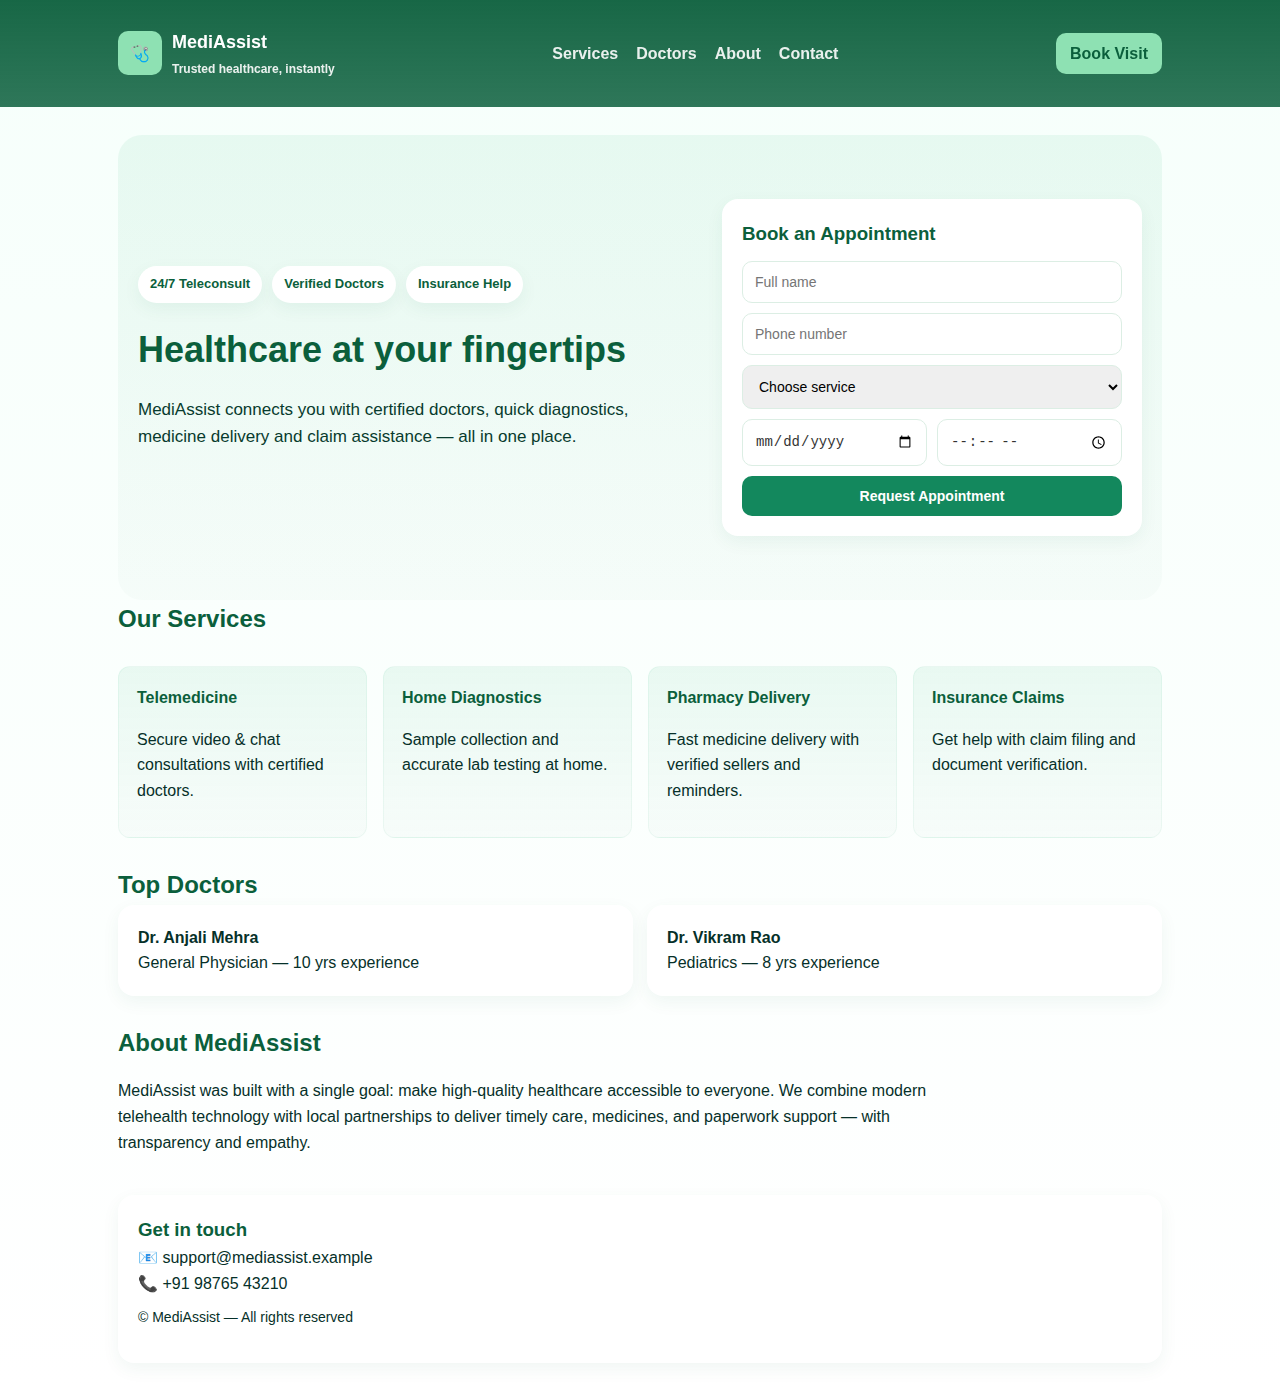
<file: index.html>
<!doctype html>
<html lang="en">
<head>
  <meta charset="utf-8" />
  <meta name="viewport" content="width=device-width, initial-scale=1" />
  <title>MediAssist — Healthcare Made Simple</title>

  <style>
    /* ==================================
       🌿 COLOR VARIABLES
    ================================== */
    :root {
      --green-900: #0b5f3c;
      --green-700: #13885d;
      --green-500: #1fb26f;
      --green-300: #8ee1b3;
      --muted: #f4f9f6;
      --card: #ffffff;
    }

    /* ==================================
       🧱 GLOBAL STYLES
    ================================== */
    html {
      scroll-behavior: smooth;
    }

    body {
      margin: 0;
      background: linear-gradient(180deg, #f6fffb, #ffffff);
      color: #063029;
      font-family: "Poppins", "Segoe UI", sans-serif;
      line-height: 1.6;
    }

    * {
      box-sizing: border-box;
    }

    .container {
      max-width: 1100px;
      margin: 0 auto;
      padding: 28px;
    }

    h1, h2, h3, h4 {
      margin: 0;
      color: var(--green-900);
    }

    /* ==================================
       🧭 HEADER + NAVBAR
    ================================== */
    header {
      position: sticky;
      top: 0;
      z-index: 100;
      background: linear-gradient(180deg, rgba(11,95,60,0.95), rgba(11,95,60,0.85));
      color: #fff;
      backdrop-filter: blur(6px);
    }

    .nav {
      display: flex;
      justify-content: space-between;
      align-items: center;
    }

    .brand {
      display: flex;
      align-items: center;
      gap: 10px;
      font-weight: 700;
    }

    .logo {
      width: 44px;
      height: 44px;
      background: var(--green-300);
      border-radius: 10px;
      display: grid;
      place-items: center;
      color: var(--green-900);
      font-weight: 800;
    }

    nav ul {
      display: flex;
      list-style: none;
      gap: 18px;
      margin: 0;
      padding: 0;
    }

    nav a {
      position: relative;
      color: rgba(255,255,255,0.9);
      text-decoration: none;
      font-weight: 600;
    }

    nav a::after {
      content: "";
      position: absolute;
      width: 0%;
      height: 2px;
      bottom: -4px;
      left: 0;
      background-color: var(--green-300);
      transition: width 0.3s;
    }

    nav a:hover::after {
      width: 100%;
    }

    .cta {
      background: var(--green-300);
      color: var(--green-900);
      padding: 8px 14px;
      border-radius: 10px;
      font-weight: 700;
      text-decoration: none;
      transition: background 0.3s, transform 0.2s;
    }

    .cta:hover {
      background: var(--green-500);
      transform: scale(1.05);
    }

    /* ==================================
       🏠 HERO SECTION
    ================================== */
    .hero {
      display: grid;
      grid-template-columns: 1fr 420px;
      gap: 36px;
      align-items: center;
      background: linear-gradient(180deg, rgba(31,178,111,0.08), rgba(14,104,65,0.02));
      padding: 64px 20px;
      border-radius: 24px;
    }

    .hero-left h1 {
      font-size: 36px;
      margin-bottom: 12px;
    }

    .lead {
      font-size: 17px;
      color: #083b2e;
      margin-bottom: 18px;
    }

    .pill-row {
      display: flex;
      gap: 10px;
      margin-bottom: 18px;
      flex-wrap: wrap;
    }

    .pill {
      background: var(--card);
      border-radius: 999px;
      padding: 8px 12px;
      box-shadow: 0 6px 18px rgba(11,95,60,0.06);
      font-weight: 700;
      color: var(--green-900);
      font-size: 13px;
    }

    /* ==================================
       📋 FORM CARD
    ================================== */
    .card {
      background: var(--card);
      border-radius: 16px;
      box-shadow: 0 6px 18px rgba(11,95,60,0.06);
      padding: 20px;
      transition: transform 0.3s ease, box-shadow 0.3s ease;
    }

    .card:hover {
      transform: translateY(-6px);
      box-shadow: 0 10px 25px rgba(11,95,60,0.1);
    }

    input, select, button {
      width: 100%;
      padding: 12px;
      font-size: 14px;
      border-radius: 10px;
      border: 1px solid #dceee4;
      outline: none;
      transition: border 0.2s, box-shadow 0.2s;
    }

    input:focus, select:focus {
      border-color: var(--green-500);
      box-shadow: 0 0 5px rgba(31,178,111,0.3);
    }

    input[type="date"], input[type="time"] {
      color: #333;
      background: #fff;
    }

    .btn-primary {
      background: var(--green-700);
      color: #fff;
      border: none;
      cursor: pointer;
      font-weight: 700;
      transition: transform 0.3s, background 0.3s;
    }

    .btn-primary:hover {
      background: var(--green-500);
      transform: scale(1.03);
    }

    /* ==================================
       ⚙️ SERVICES & DOCTORS
    ================================== */
    .services {
      display: grid;
      grid-template-columns: repeat(auto-fit, minmax(220px, 1fr));
      gap: 16px;
      margin: 28px 0;
    }

    .service {
      background: linear-gradient(180deg, rgba(31,178,111,0.08), rgba(14,104,65,0.02));
      padding: 18px;
      border-radius: 12px;
      border: 1px solid rgba(31,178,111,0.06);
      transition: transform 0.3s, background 0.3s;
    }

    .service:hover {
      background: linear-gradient(180deg, #e6fbee, #ffffff);
      transform: translateY(-4px);
    }

    /* ==================================
       ✨ ANIMATIONS
    ================================== */
    @keyframes fadeIn {
      from { opacity: 0; transform: translateY(10px); }
      to { opacity: 1; transform: translateY(0); }
    }

    .hero-left, .hero-right, .service, .card {
      animation: fadeIn 0.6s ease forwards;
    }

    /* ==================================
       📱 RESPONSIVENESS
    ================================== */
    @media (max-width: 900px) {
      .hero {
        grid-template-columns: 1fr;
        text-align: center;
      }

      nav ul {
        display: none;
      }

      .hero-right {
        max-width: 400px;
        margin: 0 auto;
      }
    }

    @media (max-width: 600px) {
      .container {
        padding: 16px;
      }

      .hero-left h1 {
        font-size: 26px;
        line-height: 1.3;
      }

      .services {
        grid-template-columns: 1fr;
      }

      footer .container {
        text-align: center;
      }
    }
  </style>
</head>

<body>
  <!-- HEADER -->
  <header>
    <div class="container nav">
      <div class="brand">
        <div class="logo">🩺</div>
        <div>
          <div style="font-size:18px">MediAssist</div>
          <div style="font-size:12px;color:rgba(255,255,255,0.9);margin-top:3px">
            Trusted healthcare, instantly
          </div>
        </div>
      </div>

      <nav>
        <ul>
          <li><a href="#services">Services</a></li>
          <li><a href="#doctors">Doctors</a></li>
          <li><a href="#about">About</a></li>
          <li><a href="#contact">Contact</a></li>
        </ul>
      </nav>

      <a class="cta" href="#appointment">Book Visit</a>
    </div>
  </header>

  <!-- HERO SECTION -->
  <main class="container">
    <section class="hero">
      <div class="hero-left">
        <div class="pill-row">
          <div class="pill">24/7 Teleconsult</div>
          <div class="pill">Verified Doctors</div>
          <div class="pill">Insurance Help</div>
        </div>
        <h1>Healthcare at your fingertips</h1>
        <p class="lead">
          MediAssist connects you with certified doctors, quick diagnostics,
          medicine delivery and claim assistance — all in one place.
        </p>
      </div>

      <aside class="hero-right card" id="appointment">
        <h3>Book an Appointment</h3>
        <form style="display:grid;gap:10px;margin-top:12px;">
          <input type="text" placeholder="Full name" required />
          <input type="tel" placeholder="Phone number" required />
          <select>
            <option>Choose service</option>
            <option>General Physician</option>
            <option>Dermatology</option>
            <option>Pediatrics</option>
            <option>Cardiology</option>
          </select>
          <div style="display:flex;gap:10px;">
            <input type="date" />
            <input type="time" />
          </div>
          <button class="btn-primary" type="submit">Request Appointment</button>
        </form>
      </aside>
    </section>

    <!-- SERVICES -->
    <section id="services">
      <h2>Our Services</h2>
      <div class="services">
        <div class="service">
          <h4>Telemedicine</h4>
          <p>Secure video & chat consultations with certified doctors.</p>
        </div>
        <div class="service">
          <h4>Home Diagnostics</h4>
          <p>Sample collection and accurate lab testing at home.</p>
        </div>
        <div class="service">
          <h4>Pharmacy Delivery</h4>
          <p>Fast medicine delivery with verified sellers and reminders.</p>
        </div>
        <div class="service">
          <h4>Insurance Claims</h4>
          <p>Get help with claim filing and document verification.</p>
        </div>
      </div>
    </section>

    <!-- DOCTORS -->
    <section id="doctors">
      <h2>Top Doctors</h2>
      <div style="display:flex;gap:14px;flex-wrap:wrap;">
        <div class="card" style="flex:1;min-width:220px;">
          <strong>Dr. Anjali Mehra</strong>
          <div>General Physician — 10 yrs experience</div>
        </div>
        <div class="card" style="flex:1;min-width:220px;">
          <strong>Dr. Vikram Rao</strong>
          <div>Pediatrics — 8 yrs experience</div>
        </div>
      </div>
    </section>

    <!-- ABOUT -->
    <section id="about" style="margin-top:28px;">
      <h2>About MediAssist</h2>
      <p style="max-width:850px;">
        MediAssist was built with a single goal: make high-quality healthcare accessible to everyone. 
        We combine modern telehealth technology with local partnerships to deliver timely care, medicines, 
        and paperwork support — with transparency and empathy.
      </p>
    </section>

    <!-- FOOTER -->
    <footer id="contact">
      <div class="container card" style="margin-top:40px;">
        <h3>Get in touch</h3>
        <div>📧 support@mediassist.example</div>
        <div>📞 +91 98765 43210</div>
        <p style="font-size:14px;margin-top:10px;">
          © MediAssist — All rights reserved
        </p>
      </div>
    </footer>
  </main>
</body>
</html>
</file>
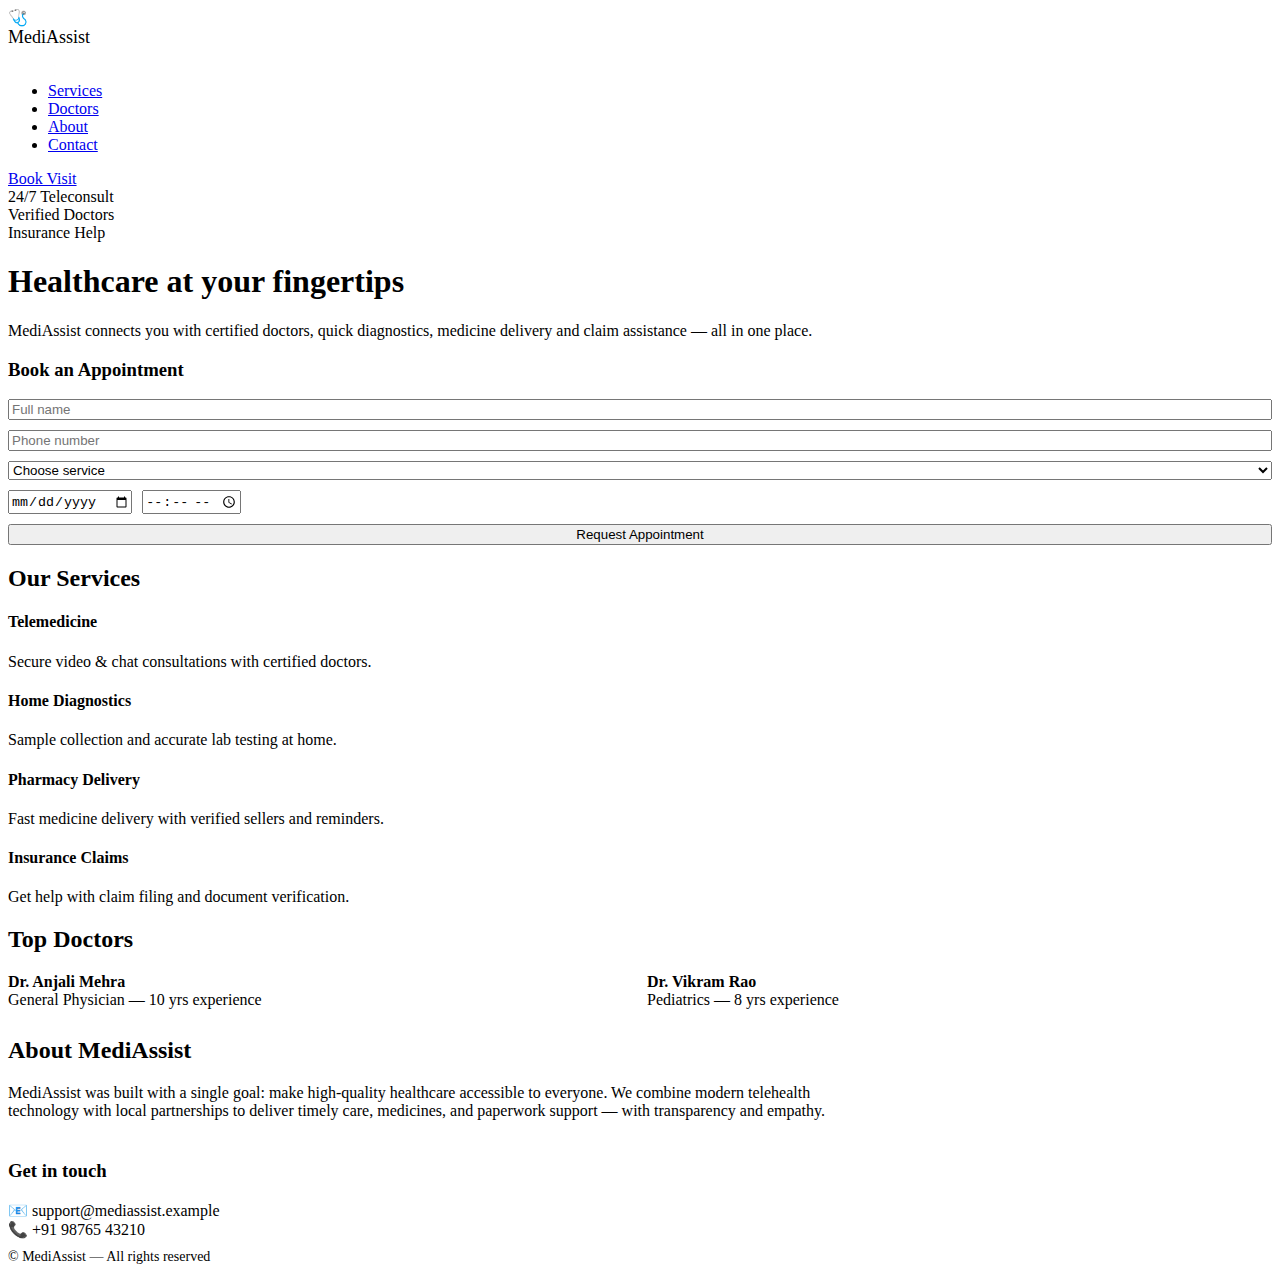
<file: final-phase/HTML/index.html>
<!doctype html>
<html lang="en">
<head>
  <meta charset="utf-8" />
  <meta name="viewport" content="width=device-width, initial-scale=1" />
  <title>MediAssist — Healthcare Made Simple</title>


</head>

<body>
  <!-- HEADER -->
  <header>
    <div class="container nav">
      <div class="brand">
        <div class="logo">🩺</div>
        <div>
          <div style="font-size:18px">MediAssist</div>
          <div style="font-size:12px;color:rgba(255,255,255,0.9);margin-top:3px">
            Trusted healthcare, instantly
          </div>
        </div>
      </div>

      <nav>
        <ul>
          <li><a href="#services">Services</a></li>
          <li><a href="#doctors">Doctors</a></li>
          <li><a href="#about">About</a></li>
          <li><a href="#contact">Contact</a></li>
        </ul>
      </nav>

      <a class="cta" href="#appointment">Book Visit</a>
    </div>
  </header>

  <!-- HERO SECTION -->
  <main class="container">
    <section class="hero">
      <div class="hero-left">
        <div class="pill-row">
          <div class="pill">24/7 Teleconsult</div>
          <div class="pill">Verified Doctors</div>
          <div class="pill">Insurance Help</div>
        </div>
        <h1>Healthcare at your fingertips</h1>
        <p class="lead">
          MediAssist connects you with certified doctors, quick diagnostics,
          medicine delivery and claim assistance — all in one place.
        </p>
      </div>

      <aside class="hero-right card" id="appointment">
        <h3>Book an Appointment</h3>
        <form style="display:grid;gap:10px;margin-top:12px;">
          <input type="text" placeholder="Full name" required />
          <input type="tel" placeholder="Phone number" required />
          <select>
            <option>Choose service</option>
            <option>General Physician</option>
            <option>Dermatology</option>
            <option>Pediatrics</option>
            <option>Cardiology</option>
          </select>
          <div style="display:flex;gap:10px;">
            <input type="date" />
            <input type="time" />
          </div>
          <button class="btn-primary" type="submit">Request Appointment</button>
        </form>
      </aside>
    </section>

    <!-- SERVICES -->
    <section id="services">
      <h2>Our Services</h2>
      <div class="services">
        <div class="service">
          <h4>Telemedicine</h4>
          <p>Secure video & chat consultations with certified doctors.</p>
        </div>
        <div class="service">
          <h4>Home Diagnostics</h4>
          <p>Sample collection and accurate lab testing at home.</p>
        </div>
        <div class="service">
          <h4>Pharmacy Delivery</h4>
          <p>Fast medicine delivery with verified sellers and reminders.</p>
        </div>
        <div class="service">
          <h4>Insurance Claims</h4>
          <p>Get help with claim filing and document verification.</p>
        </div>
      </div>
    </section>

    <!-- DOCTORS -->
    <section id="doctors">
      <h2>Top Doctors</h2>
      <div style="display:flex;gap:14px;flex-wrap:wrap;">
        <div class="card" style="flex:1;min-width:220px;">
          <strong>Dr. Anjali Mehra</strong>
          <div>General Physician — 10 yrs experience</div>
        </div>
        <div class="card" style="flex:1;min-width:220px;">
          <strong>Dr. Vikram Rao</strong>
          <div>Pediatrics — 8 yrs experience</div>
        </div>
      </div>
    </section>

    <!-- ABOUT -->
    <section id="about" style="margin-top:28px;">
      <h2>About MediAssist</h2>
      <p style="max-width:850px;">
        MediAssist was built with a single goal: make high-quality healthcare accessible to everyone. 
        We combine modern telehealth technology with local partnerships to deliver timely care, medicines, 
        and paperwork support — with transparency and empathy.
      </p>
    </section>

    <!-- FOOTER -->
    <footer id="contact">
      <div class="container card" style="margin-top:40px;">
        <h3>Get in touch</h3>
        <div>📧 support@mediassist.example</div>
        <div>📞 +91 98765 43210</div>
        <p style="font-size:14px;margin-top:10px;">
          © MediAssist — All rights reserved
        </p>
      </div>
    </footer>
  </main>
</body>
</html>
</file>
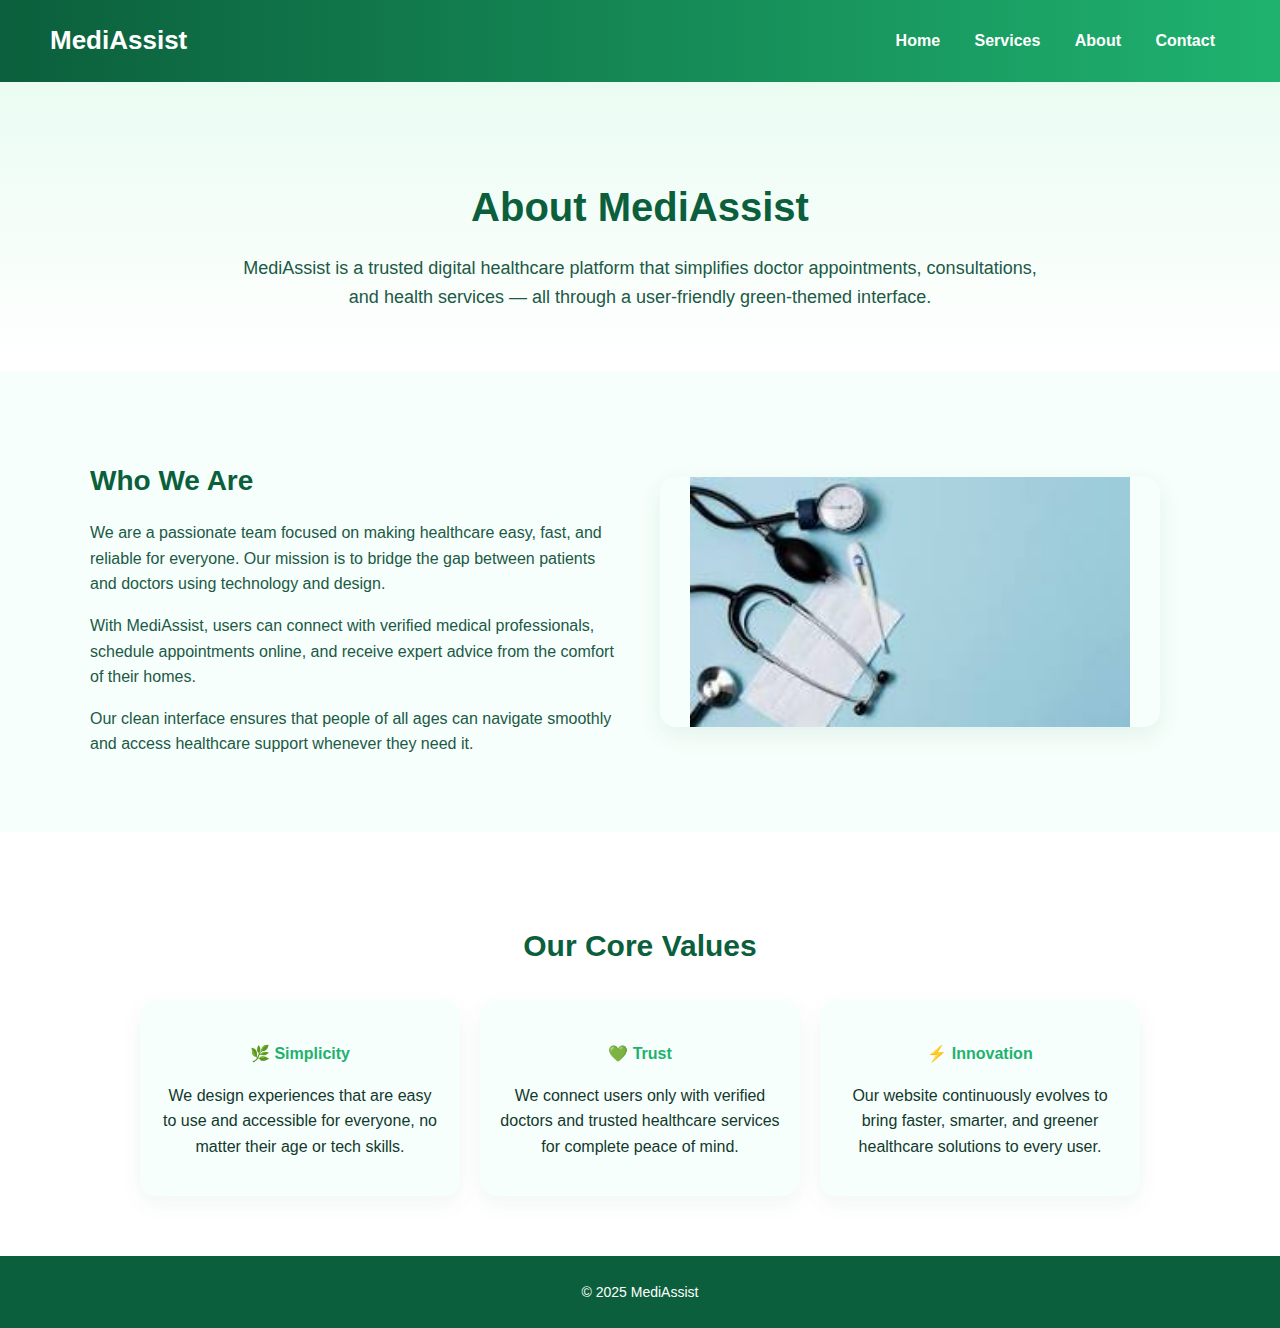
<file: about.html>
<!DOCTYPE html>
<html lang="en">

<head>
    <meta charset="UTF-8">
    <meta name="viewport" content="width=device-width, initial-scale=1.0">
    <title>About Us | MediAssist</title>
    <style>
        :root {
            --green-dark: #0b5f3c;
            --green: #1fb26f;
            --green-light: #a3f1c5;
            --bg: #f6fffb;
            --text-dark: #13382d;
            --text-light: #205945;
            --radius: 16px;
            font-family: "Poppins", "Segoe UI", sans-serif;
        }

        body {
            margin: 0;
            background: var(--bg);
            color: var(--text-dark);
            line-height: 1.6;
        }

        header {
            background: linear-gradient(90deg, var(--green-dark), var(--green));
            color: #fff;
            padding: 20px 50px;
            display: flex;
            justify-content: space-between;
            align-items: center;
        }

        header h1 {
            margin: 0;
            font-size: 26px;
            font-weight: 700;
        }

        nav a {
            color: #fff;
            text-decoration: none;
            margin: 0 15px;
            font-weight: 600;
        }

        nav a:hover {
            text-decoration: underline;
        }

        .about-hero {
            text-align: center;
            padding: 60px 20px;
            background: linear-gradient(180deg, #eafcf2, #fff);
        }

        .about-hero h2 {
            font-size: 40px;
            color: var(--green-dark);
            margin-bottom: 15px;
        }

        .about-hero p {
            font-size: 18px;
            color: var(--text-light);
            max-width: 800px;
            margin: 0 auto;
        }

        .about-container {
            max-width: 1100px;
            margin: 60px auto;
            padding: 0 20px;
            display: grid;
            grid-template-columns: 1fr 1fr;
            gap: 40px;
            align-items: center;
        }

        .about-text h3 {
            color: var(--green-dark);
            font-size: 28px;
            margin-bottom: 15px;
        }

        .about-text p {
            margin-bottom: 15px;
            color: var(--text-light);
        }

        .about-image {
            width: 500px;
            border-radius: var(--radius);
            height: 250px;
            display: flex;
            align-items: center;
            justify-content: center;
            box-shadow: 0 8px 24px rgba(11, 95, 60, 0.08);
        }
.about-image img{
    height: 250px;
}


        .values-section {
            background: #fff;
            padding: 60px 20px;
            text-align: center;
        }

        .values-section h3 {
            color: var(--green-dark);
            font-size: 30px;
            margin-bottom: 30px;
        }

        .values-grid {
            display: grid;
            grid-template-columns: repeat(auto-fit, minmax(250px, 1fr));
            gap: 20px;
            max-width: 1000px;
            margin: 0 auto;
        }

        .value-card {
            background: var(--bg);
            border-radius: var(--radius);
            padding: 20px;
            box-shadow: 0 8px 22px rgba(11, 95, 60, 0.06);
            transition: transform 0.3s;
        }

        .value-card:hover {
            transform: translateY(-5px);
        }

        .value-card h4 {
            color: var(--green);
            margin-bottom: 10px;
        }

        footer {
            background: var(--green-dark);
            color: #fff;
            text-align: center;
            padding: 25px 10px;
            font-size: 14px;
        }

        @media (max-width: 900px) {
            .about-container {
                grid-template-columns: 1fr;
                text-align: center;
            }

            .about-image {
                height: 260px;
            }

            .about-hero h2 {
                font-size: 32px;
            }
        }
    </style>
</head>

<body>

    <header>
        <h1>MediAssist</h1>
        <nav>
            <a href="./Demo1.html">Home</a>
            <a href="./Demo1.html">Services</a>
            <a href="./Demo1.html">About</a>
            <a href="./Demo1.html">Contact</a>
        </nav>
    </header>

    <section class="about-hero">
        <h2>About MediAssist</h2>
        <p>MediAssist is a trusted digital healthcare platform that simplifies doctor appointments, consultations, and
            health services — all through a user-friendly green-themed interface.</p>
    </section>

    <section class="about-container">
        <div class="about-text">
            <h3>Who We Are</h3>
            <p>We are a passionate team focused on making healthcare easy, fast, and reliable for everyone. Our mission
                is to bridge the gap between patients and doctors using technology and design.</p>
            <p>With MediAssist, users can connect with verified medical professionals, schedule appointments online, and
                receive expert advice from the comfort of their homes.</p>
            <p>Our clean interface ensures that people of all ages can navigate smoothly and access healthcare support
                whenever they need it.</p>
        </div>

         <div class="about-image">
            <img src="[data-uri]" alt="">
         </div>
    </section>

    <section class="values-section">
        <h3>Our Core Values</h3>
        <div class="values-grid">
            <div class="value-card">
                <h4>🌿 Simplicity</h4>
                <p>We design experiences that are easy to use and accessible for everyone, no matter their age or tech
                    skills.</p>
            </div>
            <div class="value-card">
                <h4>💚 Trust</h4>
                <p>We connect users only with verified doctors and trusted healthcare services for complete peace of
                    mind.</p>
            </div>
            <div class="value-card">
                <h4>⚡ Innovation</h4>
                <p>Our website continuously evolves to bring faster, smarter, and greener healthcare solutions to every
                    user.</p>
            </div>
        </div>
    </section>

    <footer>
        &copy; 2025 MediAssist 
    </footer>

</body>

</html>
</file>
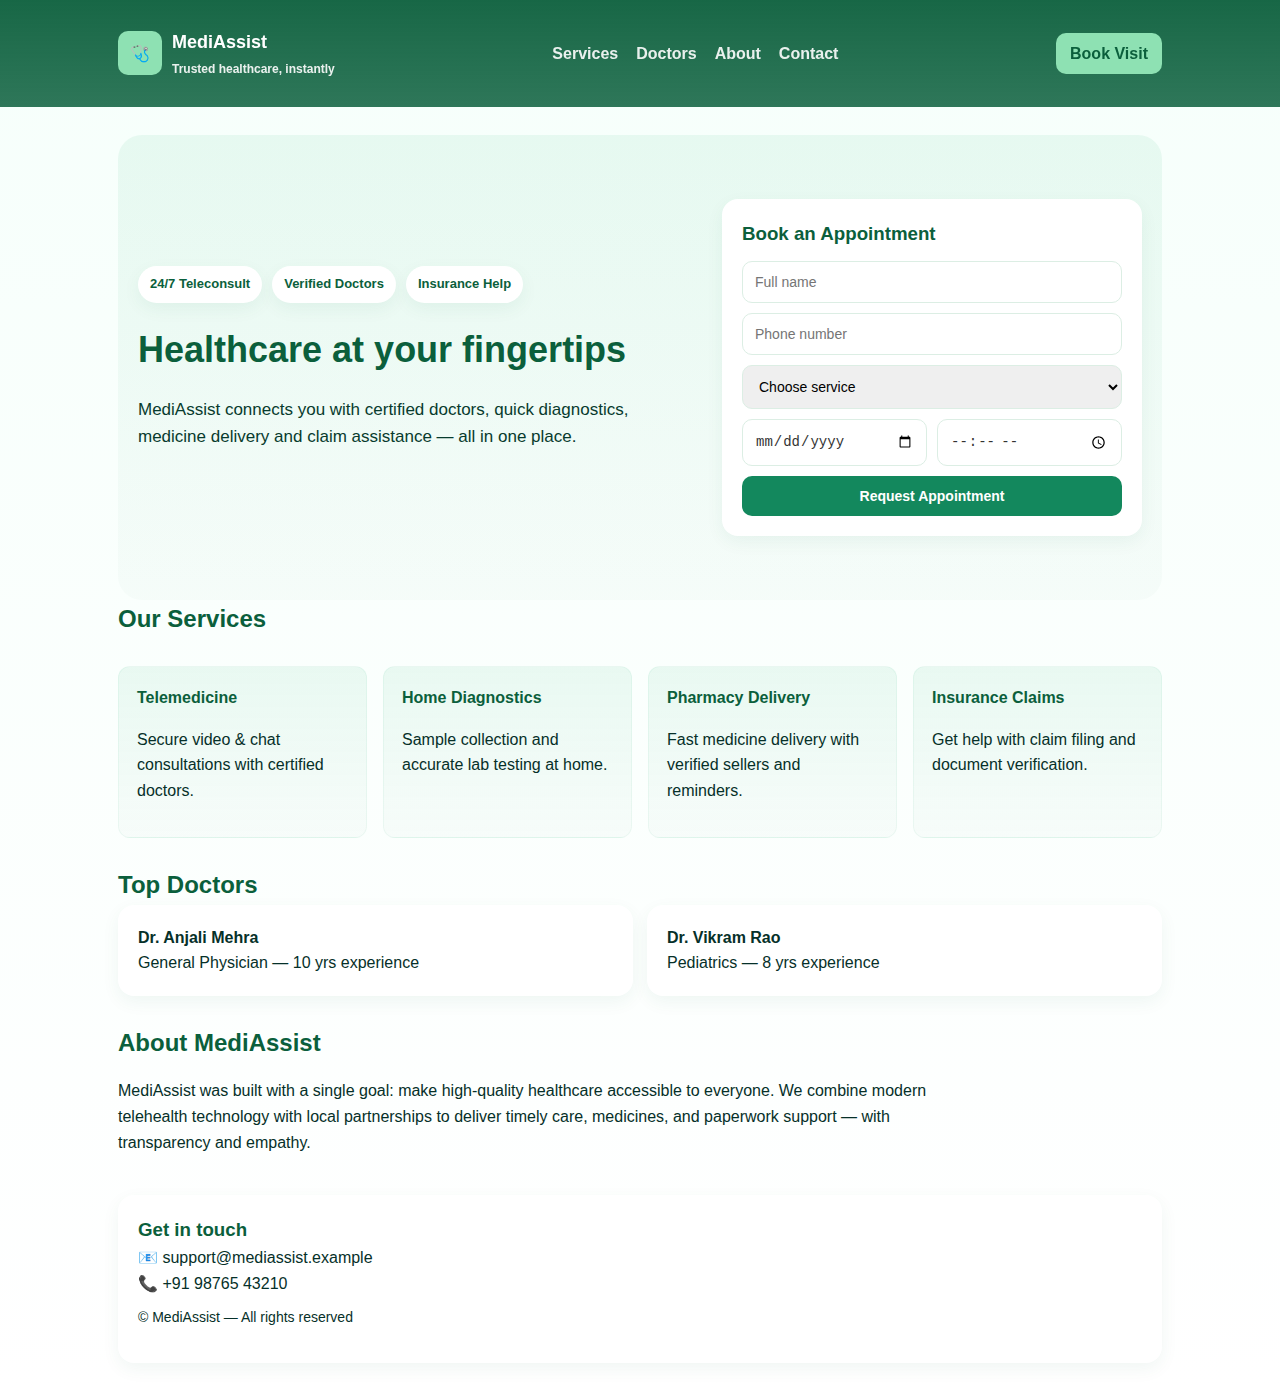
<file: Demo1.html>
<!doctype html>
<html lang="en">
<head>
  <meta charset="utf-8" />
  <meta name="viewport" content="width=device-width, initial-scale=1" />
  <title>MediAssist — Healthcare Made Simple</title>

  <style>
   
    :root {
      --green-900: #0b5f3c;
      --green-700: #13885d;
      --green-500: #1fb26f;
      --green-300: #8ee1b3;
      --muted: #f4f9f6;
      --card: #ffffff;
    }

   
    html {
      scroll-behavior: smooth;
    }

    body {
      margin: 0;
      background: linear-gradient(180deg, #f6fffb, #ffffff);
      color: #063029;
      font-family: "Poppins", "Segoe UI", sans-serif;
      line-height: 1.6;
    }

    * {
      box-sizing: border-box;
    }

    .container {
      max-width: 1100px;
      margin: 0 auto;
      padding: 28px;
    }

    h1, h2, h3, h4 {
      margin: 0;
      color: var(--green-900);
    }

   
    header {
      position: sticky;
      top: 0;
      z-index: 100;
      background: linear-gradient(180deg, rgba(11,95,60,0.95), rgba(11,95,60,0.85));
      color: #fff;
      backdrop-filter: blur(6px);
    }

    .nav {
      display: flex;
      justify-content: space-between;
      align-items: center;
    }

    .brand {
      display: flex;
      align-items: center;
      gap: 10px;
      font-weight: 700;
    }

    .logo {
      width: 44px;
      height: 44px;
      background: var(--green-300);
      border-radius: 10px;
      display: grid;
      place-items: center;
      color: var(--green-900);
      font-weight: 800;
    }

    nav ul {
      display: flex;
      list-style: none;
      gap: 18px;
      margin: 0;
      padding: 0;
    }

    nav a {
      position: relative;
      color: rgba(255,255,255,0.9);
      text-decoration: none;
      font-weight: 600;
    }

    nav a::after {
      content: "";
      position: absolute;
      width: 0%;
      height: 2px;
      bottom: -4px;
      left: 0;
      background-color: var(--green-300);
      transition: width 0.3s;
    }

    nav a:hover::after {
      width: 100%;
    }

    .cta {
      background: var(--green-300);
      color: var(--green-900);
      padding: 8px 14px;
      border-radius: 10px;
      font-weight: 700;
      text-decoration: none;
      transition: background 0.3s, transform 0.2s;
    }

    .cta:hover {
      background: var(--green-500);
      transform: scale(1.05);
    }

  
    .hero {
      display: grid;
      grid-template-columns: 1fr 420px;
      gap: 36px;
      align-items: center;
      background: linear-gradient(180deg, rgba(31,178,111,0.08), rgba(14,104,65,0.02));
      padding: 64px 20px;
      border-radius: 24px;
    }

    .hero-left h1 {
      font-size: 36px;
      margin-bottom: 12px;
    }

    .lead {
      font-size: 17px;
      color: #083b2e;
      margin-bottom: 18px;
    }

    .pill-row {
      display: flex;
      gap: 10px;
      margin-bottom: 18px;
      flex-wrap: wrap;
    }

    .pill {
      background: var(--card);
      border-radius: 999px;
      padding: 8px 12px;
      box-shadow: 0 6px 18px rgba(11,95,60,0.06);
      font-weight: 700;
      color: var(--green-900);
      font-size: 13px;
    }

  
    .card {
      background: var(--card);
      border-radius: 16px;
      box-shadow: 0 6px 18px rgba(11,95,60,0.06);
      padding: 20px;
      transition: transform 0.3s ease, box-shadow 0.3s ease;
    }

    .card:hover {
      transform: translateY(-6px);
      box-shadow: 0 10px 25px rgba(11,95,60,0.1);
    }

    input, select, button {
      width: 100%;
      padding: 12px;
      font-size: 14px;
      border-radius: 10px;
      border: 1px solid #dceee4;
      outline: none;
      transition: border 0.2s, box-shadow 0.2s;
    }

    input:focus, select:focus {
      border-color: var(--green-500);
      box-shadow: 0 0 5px rgba(31,178,111,0.3);
    }

    input[type="date"], input[type="time"] {
      color: #333;
      background: #fff;
    }

    .btn-primary {
      background: var(--green-700);
      color: #fff;
      border: none;
      cursor: pointer;
      font-weight: 700;
      transition: transform 0.3s, background 0.3s;
    }

    .btn-primary:hover {
      background: var(--green-500);
      transform: scale(1.03);
    }

    
    .services {
      display: grid;
      grid-template-columns: repeat(auto-fit, minmax(220px, 1fr));
      gap: 16px;
      margin: 28px 0;
    }

    .service {
      background: linear-gradient(180deg, rgba(31,178,111,0.08), rgba(14,104,65,0.02));
      padding: 18px;
      border-radius: 12px;
      border: 1px solid rgba(31,178,111,0.06);
      transition: transform 0.3s, background 0.3s;
    }

    .service:hover {
      background: linear-gradient(180deg, #e6fbee, #ffffff);
      transform: translateY(-4px);
    }

    
    @keyframes fadeIn {
      from { opacity: 0; transform: translateY(10px); }
      to { opacity: 1; transform: translateY(0); }
    }

    .hero-left, .hero-right, .service, .card {
      animation: fadeIn 0.6s ease forwards;
    }

   
    @media (max-width: 900px) {
      .hero {
        grid-template-columns: 1fr;
        text-align: center;
      }

      nav ul {
        display: none;
      }

      .hero-right {
        max-width: 400px;
        margin: 0 auto;
      }
    }

    @media (max-width: 600px) {
      .container {
        padding: 16px;
      }

      .hero-left h1 {
        font-size: 26px;
        line-height: 1.3;
      }

      .services {
        grid-template-columns: 1fr;
      }

      footer .container {
        text-align: center;
      }
    }
  </style>
</head>

<body>

  <header>
    <div class="container nav">
      <div class="brand">
        <div class="logo">🩺</div>
        <div>
          <div style="font-size:18px">MediAssist</div>
          <div style="font-size:12px;color:rgba(255,255,255,0.9);margin-top:3px">
            Trusted healthcare, instantly
          </div>
        </div>
      </div>

      <nav>
        <ul>
          <li><a href="#services">Services</a></li>
          <li><a href="#doctors">Doctors</a></li>
          <li><a href="#about">About</a></li>
          <li><a href="#contact">Contact</a></li>
        </ul>
      </nav>

      <a class="cta" href="#appointment">Book Visit</a>
    </div>
  </header>


  <main class="container">
    <section class="hero">
      <div class="hero-left">
        <div class="pill-row">
          <div class="pill">24/7 Teleconsult</div>
          <div class="pill">Verified Doctors</div>
          <div class="pill">Insurance Help</div>
        </div>
        <h1>Healthcare at your fingertips</h1>
        <p class="lead">
          MediAssist connects you with certified doctors, quick diagnostics,
          medicine delivery and claim assistance — all in one place.
        </p>
      </div>

      <aside class="hero-right card" id="appointment">
        <h3>Book an Appointment</h3>
        <form style="display:grid;gap:10px;margin-top:12px;">
          <input type="text" placeholder="Full name" required />
          <input type="tel" placeholder="Phone number" required />
          <select>
            <option>Choose service</option>
            <option>General Physician</option>
            <option>Dermatology</option>
            <option>Pediatrics</option>
            <option>Cardiology</option>
          </select>
          <div style="display:flex;gap:10px;">
            <input type="date" />
            <input type="time" />
          </div>
          <button class="btn-primary" type="submit">Request Appointment</button>
        </form>
      </aside>
    </section>


    <section id="services">
      <h2>Our Services</h2>
      <div class="services">
        <div class="service">
          <h4>Telemedicine</h4>
          <p>Secure video & chat consultations with certified doctors.</p>
        </div>
        <div class="service">
          <h4>Home Diagnostics</h4>
          <p>Sample collection and accurate lab testing at home.</p>
        </div>
        <div class="service">
          <h4>Pharmacy Delivery</h4>
          <p>Fast medicine delivery with verified sellers and reminders.</p>
        </div>
        <div class="service">
          <h4>Insurance Claims</h4>
          <p>Get help with claim filing and document verification.</p>
        </div>
      </div>
    </section>

 
    <section id="doctors">
      <h2>Top Doctors</h2>
      <div style="display:flex;gap:14px;flex-wrap:wrap;">
        <div class="card" style="flex:1;min-width:220px;">
          <strong>Dr. Anjali Mehra</strong>
          <div>General Physician — 10 yrs experience</div>
        </div>
        <div class="card" style="flex:1;min-width:220px;">
          <strong>Dr. Vikram Rao</strong>
          <div>Pediatrics — 8 yrs experience</div>
        </div>
      </div>
    </section>

    <!-- ABOUT -->
    <section id="about" style="margin-top:28px;">
      <h2>About MediAssist</h2>
      <p style="max-width:850px;">
        MediAssist was built with a single goal: make high-quality healthcare accessible to everyone. 
        We combine modern telehealth technology with local partnerships to deliver timely care, medicines, 
        and paperwork support — with transparency and empathy.
      </p>
    </section>

    <footer id="contact">
      <div class="container card" style="margin-top:40px;">
        <h3>Get in touch</h3>
        <div>📧 support@mediassist.example</div>
        <div>📞 +91 98765 43210</div>
        <p style="font-size:14px;margin-top:10px;">
          © MediAssist — All rights reserved
        </p>
      </div>
    </footer>
  </main>
</body>
</html>
</file>
